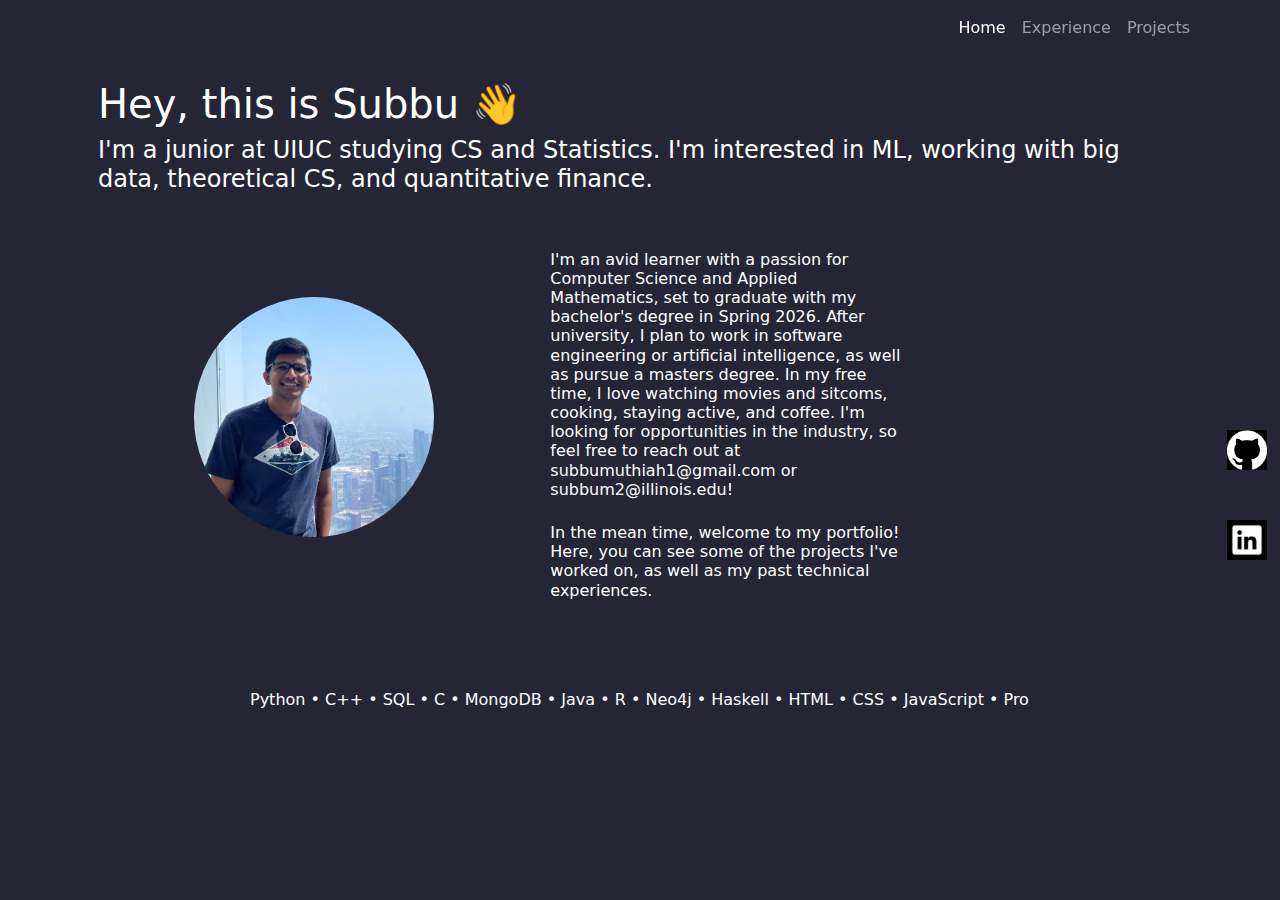
<file: index.html>
<!DOCTYPE html>
<html lang="en">

<head>
    <meta charset="utf-8" />
    <meta name="viewport" content="width=device-width, initial-scale=1">
    <title>Subbu Muthiah &#x1F468;&#x200D;&#x1F4BB;</title>
    <link rel="icon" type="image/png" href="chess1.png" />
    <link href="https://cdn.jsdelivr.net/npm/bootstrap@5.0.2/dist/css/bootstrap.min.css" rel="stylesheet">
    <script src="https://cdn.jsdelivr.net/npm/bootstrap@5.0.2/dist/js/bootstrap.bundle.min.js"></script>
    <link href="style.css" rel="stylesheet" />
    <script src="script.js"></script>
</head>


<body>
    <header class="py-2">
        <nav class="navbar fixed-top navbar-expand-lg navbar-dark bg-transparent">
            <div class="container">
                <a class="navbar-brand" href="index.html"></a>
                <div class="collapse navbar-collapse" id="navbarSupportedContent">
                    <ul class="navbar-nav ms-auto mb-2 mb-lg-0">
                        <li class="nav-item"><a class="nav-link active" aria-current="page" href="index.html">Home</a></li>
                        <li class="nav-item"><a class="nav-link" href="experience.html">Experience</a></li>
                        <li class="nav-item"><a class="nav-link" href="projects.html">Projects</a></li>
                    </ul>
                </div>
            </div>
        </nav>
    </header>

    <div class="container text-left my-5">

        <!-- ROW 1: HEADER TEXT (FULL WIDTH) -->
        <div class="row p-3">
          <div class="col-12 text-white">
            <h1>Hey, this is Subbu &#128075</h1>
            <h4>
              I'm a junior at UIUC studying CS and Statistics. I'm interested in ML,
              working with big data, theoretical CS, and quantitative finance.
            </h4>
          </div>
        </div>
      
        <!-- ROW 2: BIO TEXT + IMAGE -->
        <div class="row align-items-center p-3">
      
          <!-- ROW 2: IMAGE + BIO TEXT -->
<div class="row align-items-center p-3">

    <!-- LEFT: IMAGE + ICONS -->
    <div class="col-md-5 text-center">
        <img src="Subbu.jpeg" alt="Chess image" class="rounded-circle mb-4" style="width: 240px; height: 240px; object-fit: cover;">
  
      <div class="row justify-content-center gx-3">
        <div class="col-auto">
          <a href="https://www.linkedin.com/in/Subbu-Muthiah/" target="_blank">
            <img class="img-fluid icon-img in-icon" src="icons/in.png" alt="LinkedIn">
          </a>
        </div>
        <div class="col-auto">
          <a href="https://github.com/SubbuM123" target="_blank">
            <img class="img-fluid icon-img github-icon" src="icons/github.png" alt="GitHub">
          </a>
        </div>
      </div>
    </div>
  
    <!-- RIGHT: BIG PARAGRAPH -->
    <div class="col-md-7 text-white bio-text">
      <h6>
        I'm an avid learner with a passion for Computer Science and Applied Mathematics, set to 
        graduate with my bachelor's degree in Spring 2026. After university, I plan to work in 
        software engineering or artificial intelligence, as well as pursue a masters degree.
        In my free time, I love watching movies and sitcoms, cooking, staying active, and coffee.
        I'm looking for opportunities in the industry, so feel free to reach out at
        subbumuthiah1@gmail.com or subbum2@illinois.edu!
      </h6>
  
      <h6 class="mt-4">
        In the mean time, welcome to my portfolio! Here, you can see some of the projects I've worked
        on, as well as my past technical experiences.
      </h6>
    </div>
  
  </div>
      
        </div>
      </div>
      
      

    <p></p>

    <div class="scroll-wrapper">
        <div class="scroll-track">
          <span class="scroll-content">
            Python • C++ • SQL • C • MongoDB • Java • R • Neo4j • Haskell • HTML • CSS • JavaScript • Prolog • AWS • Docker • Git • Snowflake • Databricks • Pytorch • Pandas • Scikit-Learn • Flask • React •
            Python • C++ • SQL • C • MongoDB • Java • R • Neo4j • Haskell • HTML • CSS • JavaScript • Prolog • AWS • Docker • Git • Snowflake • Databricks • Pytorch • Pandas • Scikit-Learn • Flask • React •
          </span>
        </div>
      </div>      
 
    
</body>
</html>
</file>
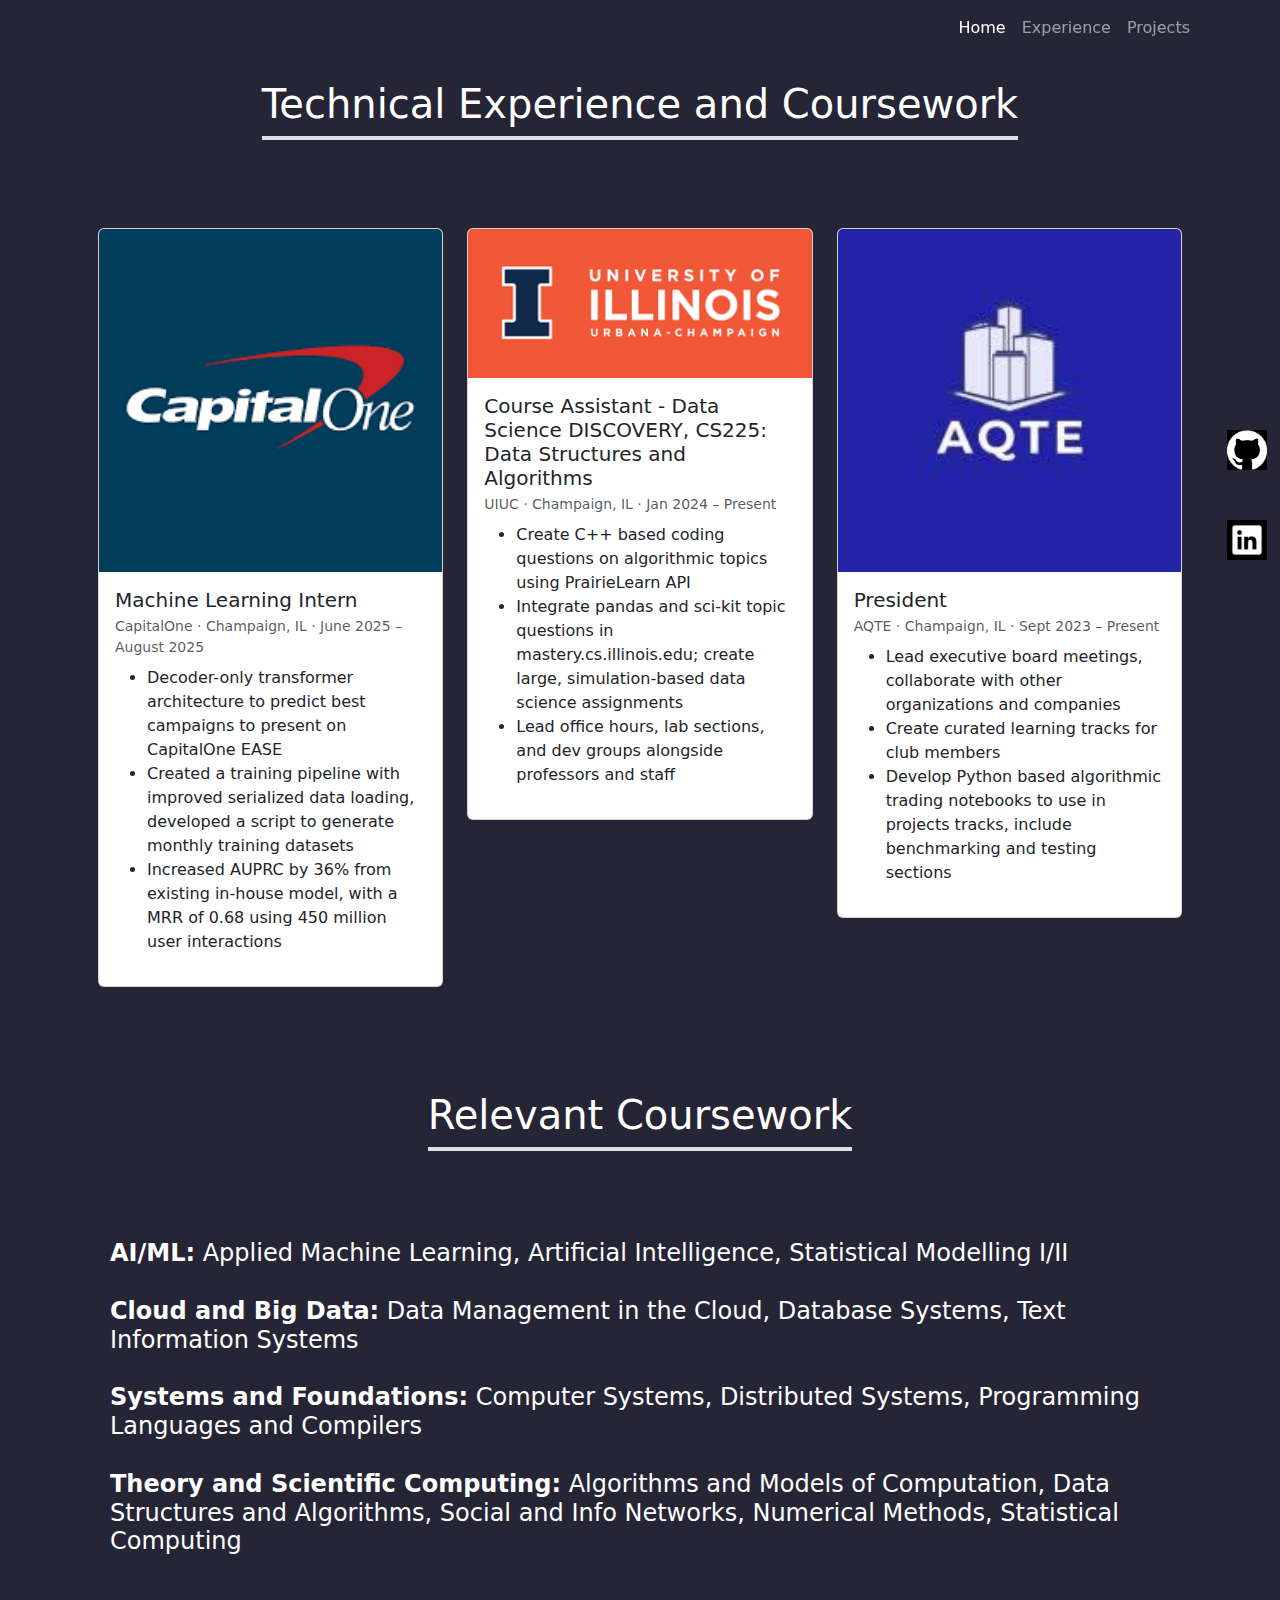
<file: experience.html>
<!DOCTYPE html>
<html lang="en">

<head>
    <meta charset="utf-8" />
    <meta name="viewport" content="width=device-width, initial-scale=1">
    <title>Hello</title>
    <link rel="icon" type="image/png" href="chess1.png" />
    <link href="https://cdn.jsdelivr.net/npm/bootstrap@5.0.2/dist/css/bootstrap.min.css" rel="stylesheet">
    <script src="https://cdn.jsdelivr.net/npm/bootstrap@5.0.2/dist/js/bootstrap.bundle.min.js"></script>
    <link href="https://cdn.jsdelivr.net/npm/bootstrap-icons@1.11.1/font/bootstrap-icons.css" rel="stylesheet">
    <link href="style.css" rel="stylesheet" />
    <script src="script.js"></script>
</head>

<body>
    <header class="py-2">
        <nav class="navbar fixed-top navbar-expand-lg navbar-dark bg-transparent">
            <div class="container">
                <a class="navbar-brand" href="index.html"></a>
                <div class="collapse navbar-collapse" id="navbarSupportedContent">
                    <ul class="navbar-nav ms-auto mb-2 mb-lg-0">
                        <li class="nav-item"><a class="nav-link active" aria-current="page" href="index.html">Home</a></li>
                        <li class="nav-item"><a class="nav-link" href="experience.html">Experience</a></li>
                        <li class="nav-item"><a class="nav-link" href="projects.html">Projects</a></li>
                    </ul>
                </div>
            </div>
        </nav>
    </header>
    <div class="container text-left my-5">

        <div class="row p-3">
            <div class="col-12 text-white text-center">
                <h1 class="d-inline-block border-bottom border-4 pb-2">
                    Technical Experience and Coursework
                </h1>
            </div>
        </div>
    </div>

    <div class="container text-left my-5">
        <div class="row p-3">
            <!-- First Row -->
            <div class="col-lg-4 col-md-6 mb-4">
                <div class="card custom-card">
                    <img src="cards/c-1.png" class="card-img-top" alt="Experience 1">
                    <div class="card-body">
                        <h5 class="card-title mb-1">Machine Learning Intern</h5>
                        <small class="text-muted d-block mb-2">CapitalOne · Champaign, IL · June 2025 – August 2025</small>
                        <ul>
                            <li> Decoder-only transformer architecture to predict best campaigns to present on CapitalOne EASE </li>
                            <li>Created a training pipeline with improved serialized data loading, developed a script to generate monthly training datasets </li>
                            <li> Increased AUPRC by 36% from existing in-house model, with a MRR of 0.68 using 450 million user interactions </li>
                        </ul>
                    </div>
                </div>
            </div>

            <div class="col-lg-4 col-md-6 mb-4">
                <div class="card custom-card">
                    <img src="cards/uiuc-cs-3.png" class="card-img-top" alt="Experience 2">
                    <div class="card-body">
                        <h5 class="card-title mb-1">Course Assistant - Data Science DISCOVERY, CS225: Data Structures and Algorithms</h5>
                        <small class="text-muted d-block mb-2">UIUC · Champaign, IL · Jan 2024 – Present</small>
                        <ul>
                            <li> Create C++ based coding questions on algorithmic topics using PrairieLearn API </li>
                            <li>Integrate pandas and sci-kit topic questions in mastery.cs.illinois.edu; create large, simulation-based data science assignments </li>
                            <li> Lead office hours, lab sections, and dev groups alongside professors and staff </li>
                        </ul>
                    </div>
                </div>
            </div>

            <div class="col-lg-4 col-md-6 mb-4">
                <div class="card custom-card">
                    <img src="cards/aqte-uiuc.jpg" class="card-img-top" alt="Experience 3">
                    <div class="card-body">
                        <h5 class="card-title mb-1">President</h5>
                        <small class="text-muted d-block mb-2">AQTE · Champaign, IL · Sept 2023 – Present</small>
                        <ul>
                            <li> Lead executive board meetings, collaborate with other organizations and companies </li>
                            <li> Create curated learning tracks for club members </li>
                            <li> Develop Python based algorithmic trading notebooks to use in projects tracks, include benchmarking and testing sections </li>
                        </ul>
                    </div>
                </div>
            </div>

            
        </div>
        <div class="container text-left my-5">

            <div class="row p-3">
                <div class="col-12 text-white text-center">
                    <h1 class="d-inline-block border-bottom border-4 pb-2">
                        Relevant Coursework
                    </h1>
                </div>
            </div>
        </div>
        <div class="container text-left my-5">
            <div class="row p-3">
              <div class="col-12 text-white">
                <h4>
                <span class="fw-bold">AI/ML:</span> <span class="fw-light">Applied Machine Learning, Artificial Intelligence, Statistical Modelling I/II</span><br><br>
                <span class="fw-bold">Cloud and Big Data:</span> <span class="fw-light">Data Management in the Cloud, Database Systems, Text Information Systems</span><br><br>
                <span class="fw-bold">Systems and Foundations:</span> <span class="fw-light">Computer Systems, Distributed Systems, Programming Languages and  Compilers</span><br><br>
                <span class="fw-bold">Theory and Scientific Computing:</span> <span class="fw-light">Algorithms and Models of Computation, Data Structures and Algorithms, Social and Info Networks, Numerical Methods, Statistical Computing</span><br><br>
                </h4>
              </div>
            </div>
        </div>
    <!-- <div class="container text-left my-5">
        <div class="row p-3">
            <div class="col-sm-15 text-white">

                <!-- <h1>Hey, this is Subbu &#128075</h1>
                <h4>I'm a junior at UIUC studying CS and Statistics. I'm interested ML,
                     working with big data, theoretical CS, and quantitative finance.</h2> -->
                <!-- <h1>Technical Experience: <br><br></h1>
                <div class="card-header d-flex justify-content-between ps-0">
                    <h4>Machine Learning Intern <h4>
                    <h4>June 2025 - August 2025</h4>
                </div>
                <h5> CapitalOne </h6>
                <ul>
                    <li> Decoder-only transformer architecture to predict best campaigns to present on CapitalOne EASE </li>
                    <li>Created a training pipeline with improved serialized data loading, developed a script to generate monthly training datasets </li>
                    <li> Increased AUPRC by 36% from existing in-house model, with a MRR of 0.68 using 450 million user interactions </li>
                </ul>
                <br>
                <div class="card-header d-flex justify-content-between ps-0">
                    <h4>Course Assistant <h4>
                    <h4>Jan 2024 - Present </h4>
                </div>
                <h5> Data Science DISCOVERY, CS225: Data Structures and Algorithms </h6>
                <ul>
                    <li> Create C++ based coding questions on algorithmic topics using PrairieLearn API </li>
                    <li>Integrate pandas and sci-kit topic questions in mastery.cs.illinois.edu; create large, simulation-based data science assignments </li>
                    <li> Lead office hours, lab sections, and dev groups alongside professors and staff </li>
                </ul>
                <div class="card-header d-flex justify-content-between ps-0">
                    <h4>President <h4>
                    <h4>September 2023 - Present </h4>
                </div>
                <h5> Association for Quantitative Trading Education </h6>
                <ul>
                    <li> Lead executive board meetings, collaborate with other organizations and companies </li>
                    <li> Create curated learning tracks for club members </li>
                    <li> Develop Python based algorithmic trading notebooks to use in projects tracks, include benchmarking and testing sections </li>
                </ul>
                
            </div>
        </div>
    </div> -->
    <div class="col-sm-8">
        <!-- <img class="img-fluid" src="chess5.png" /> -->
        <div class="row p-5 gx-2">
            <div class="col">
                <a href="https://www.linkedin.com/in/subbu-muthiah/" target="_blank"><img class="img-fluid icon-img in-icon"
                        src="icons/in.png" /></a>
            </div>
            <div class="col">
                <a href="https://github.com/SubbuM123" target="_blank"><img class="img-fluid icon-img github-icon"
                        src="icons/github.png" /></a>
            </div>
            <!-- <div class="col">
                <a href="@gmail.com"><img class="img-fluid" src="home/icon_email.png" /></a>
            </div> -->
        </div>
    </div>  -->

    <div class="scroll-indicator">
        <i class="bi bi-chevron-down"></i>
    </div>

</body>
</html>
</file>
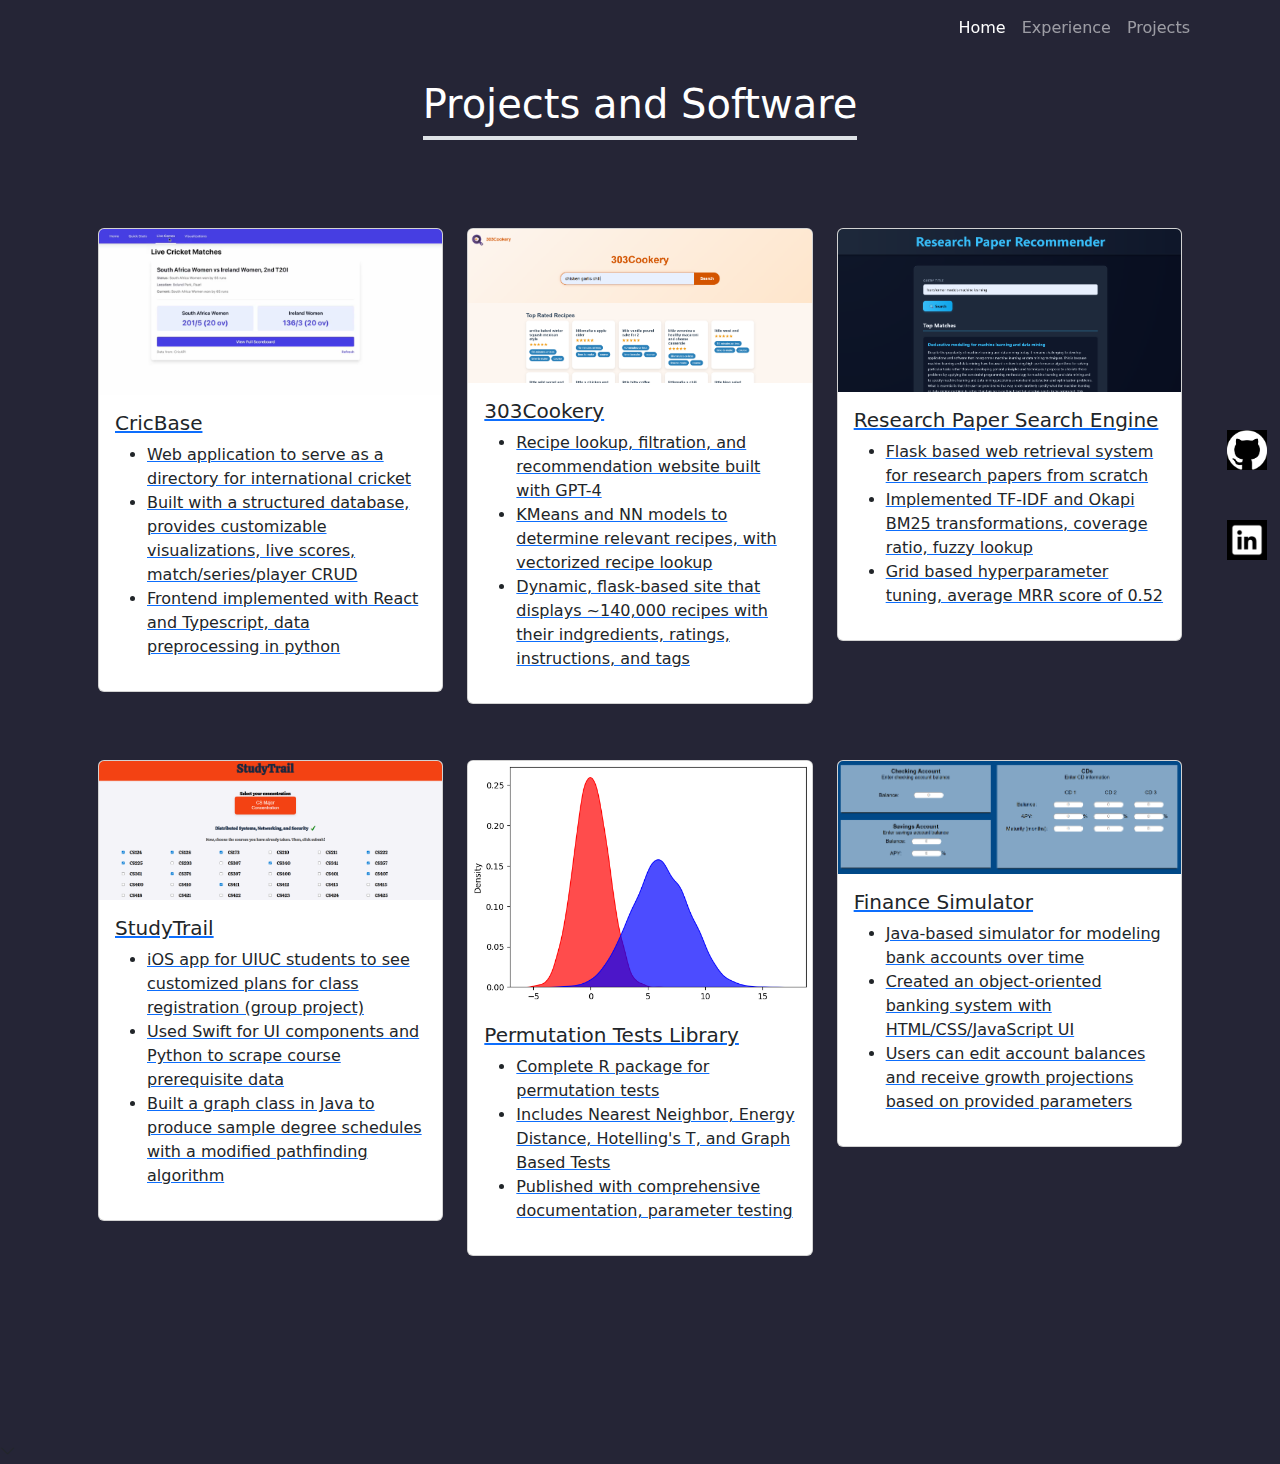
<file: projects.html>
<!DOCTYPE html>
<html lang="en">

<head>
    <meta charset="utf-8" />
    <meta name="viewport" content="width=device-width, initial-scale=1">
    <title>Hello</title>
    <link rel="icon" type="image/png" href="chess1.png" />
    <link href="https://cdn.jsdelivr.net/npm/bootstrap@5.0.2/dist/css/bootstrap.min.css" rel="stylesheet">
    <script src="https://cdn.jsdelivr.net/npm/bootstrap@5.0.2/dist/js/bootstrap.bundle.min.js"></script>
    <link href="https://cdn.jsdelivr.net/npm/bootstrap-icons@1.11.1/font/bootstrap-icons.css" rel="stylesheet">
    <link href="style.css" rel="stylesheet" />
    <script src="script.js"></script>
</head>

<body>
    <header class="py-2">
        <nav class="navbar fixed-top navbar-expand-lg navbar-dark bg-transparent">
            <div class="container">
                <a class="navbar-brand" href="index.html"></a>
                <div class="collapse navbar-collapse" id="navbarSupportedContent">
                    <ul class="navbar-nav ms-auto mb-2 mb-lg-0">
                        <li class="nav-item"><a class="nav-link active" aria-current="page" href="index.html">Home</a></li>
                        <li class="nav-item"><a class="nav-link" href="experience.html">Experience</a></li>
                        <li class="nav-item"><a class="nav-link" href="projects.html">Projects</a></li>
                    </ul>
                </div>
            </div>
        </nav>
    </header>

    <div class="container text-left my-5">

        <div class="row p-3">
            <div class="col-12 text-white text-center">
                <h1 class="d-inline-block border-bottom border-4 pb-2">
                    Projects and Software
                </h1>
            </div>
        </div>
    </div>

    <div class="container text-left my-5">
        <div class="row p-3">
            <!-- First Row -->
            <div class="col-lg-4 col-md-6 mb-4">
                <a href="https://github.com/SubbuM123/CricBase" target="_blank" class="card-link">
                    <div class="card custom-card">
                        <img src="cards/cric-base.png" class="card-img-top" alt="Project 1">
                        <div class="card-body">
                            <h5 class="card-title">CricBase</h5>
                            <ul>
                                <li>Web application to serve as a directory for international cricket</li>
                                <li>Built with a structured database, provides customizable visualizations, live scores, match/series/player CRUD</li>
                                <li>Frontend implemented with React and Typescript, data preprocessing in python</li>
                            </ul>
                        </div>
                    </div>
                </a>
            </div>

            <div class="col-lg-4 col-md-6 mb-4">
                <a href="https://github.com/SubbuM123/303Cookery" target="_blank" class="card-link">
                    <div class="card custom-card">
                        <img src="cards/303-cookery.png" class="card-img-top" alt="Project 2">
                        <div class="card-body">
                            <h5 class="card-title">303Cookery</h5>
                            <ul>
                                <li>Recipe lookup, filtration, and recommendation website built with GPT-4</li>
                                <li>KMeans and NN models to determine relevant recipes, with vectorized recipe lookup </li>
                                <li>Dynamic, flask-based site that displays ~140,000 recipes with their indgredients, ratings, instructions, and tags</li>
                            </ul>
                        </div>
                    </div>
                </a>
            </div>

            <div class="col-lg-4 col-md-6 mb-4">
                <a href="https://github.com" target="_blank" class="card-link">
                    <div class="card custom-card">
                        <img src="cards/ret-sys.png" class="card-img-top" alt="Project 3">
                        <div class="card-body">
                            <h5 class="card-title">Research Paper Search Engine</h5>
                            <ul>
                                <li>Flask based web retrieval system for research papers from scratch</li>
                                <li>Implemented TF-IDF and Okapi BM25 transformations, coverage ratio, fuzzy lookup</li>
                                <li>Grid based hyperparameter tuning, average MRR score of 0.52</li>
                            </ul>
                        </div>
                    </div>
                </a>
            </div>

            
        </div>

        <!-- Second Row -->
        <div class="row p-3">
            <div class="col-lg-4 col-md-6 mb-4">
                <a href="https://github.com" target="_blank" class="card-link">
                    <div class="card custom-card">
                        <img src="cards/study-trail.png" class="card-img-top" alt="Project 4">
                        <div class="card-body">
                            <h5 class="card-title">StudyTrail</h5>
                            <ul>
                                <li>iOS app for UIUC students to see customized plans for class registration (group project)</li>
                                <li>Used Swift for UI components and Python to scrape course prerequisite data</li>
                                <li>Built a graph class in Java to produce sample degree schedules with a modified pathfinding algorithm</li>
                            </ul>
                        </div>
                    </div>
                </a>
            </div>

            <div class="col-lg-4 col-md-6 mb-4">
                <a href="https://github.com/SubbuM123/PermutationTests" target="_blank" class="card-link">
                    <div class="card custom-card">
                        <img src="cards/r-pack.png" class="card-img-top" alt="Project 5">
                        <div class="card-body">
                            <h5 class="card-title">Permutation Tests Library</h5>
                            <ul>
                                <li>Complete R package for permutation tests</li>
                                <li>Includes Nearest Neighbor, Energy Distance, Hotelling's T, and Graph Based Tests</li>
                                <li>Published with comprehensive documentation, parameter testing</li>
                            </ul>
                        </div>
                    </div>
                </a>
            </div>

            <div class="col-lg-4 col-md-6 mb-4">
                <a href="https://github.com/SubbuM123/Java-Finance-Simulator" target="_blank" class="card-link">
                    <div class="card custom-card">
                        <img src="cards/bank-sim.png" class="card-img-top" alt="Project 6">
                        <div class="card-body">
                            <h5 class="card-title">Finance Simulator</h5>
                            <ul>
                                <li>Java-based simulator for modeling bank accounts over time</li>
                                <li>Created an object-oriented banking system with HTML/CSS/JavaScript UI</li>
                                <li>Users can edit account balances and receive growth projections based on provided parameters</li>
                            </ul>
                        </div>
                    </div>
                </a>
            </div>
        </div>
    </div>

    <div class="col-sm-8">
        <!-- <img class="img-fluid" src="chess5.png" /> -->
        <div class="row p-5 gx-2">
            <div class="col">
                <a href="https://www.linkedin.com/in/subbu-muthiah/" target="_blank"><img class="img-fluid icon-img in-icon"
                        src="icons/in.png" /></a>
            </div>
            <div class="col">
                <a href="https://github.com/SubbuM123" target="_blank"><img class="img-fluid icon-img github-icon"
                        src="icons/github.png" /></a>
            </div>
        </div>
    </div> 

    <div class="scroll-indicator">
        <i class="bi bi-chevron-down"></i>
    </div>
    

</body>
</html>
</file>
<file: style.css>
body {
    /* background-image: url("chess5.png"); */
    background-color: #252536;
    background-attachment: fixed;
   }

img {
    display: block;
    margin-left: auto;
    margin-right: auto;
    width: 55%;
}

.center {
    padding: 70px 0;
}

.navbar-scrolled {
    background: #0e4b4f !important;
    transition: background 200ms linear;
}

.bio-text {
    width: calc(100% - 700px);
}


/* Homepage Animation */
.scroll-wrapper {
    overflow: hidden;
    width: calc(100% - 500px); /* trims 50px from both sides */
    margin: 0 auto;            /* centers the marquee */
    }
    
.scroll-track {
    display: flex;
    flex-wrap: nowrap;
    white-space: nowrap;
    animation: scroll-left 20s linear infinite;
}

.scroll-content {
    flex: 0 0 auto;
    padding-right: 2rem; /* spacing between loops */
    color: white;
}

@keyframes scroll-left {
    0%   { transform: translateX(100%); }
    100% { transform: translateX(-100%); }
}

@media (max-width: 576px) {
    .scroll-wrapper {
        width: calc(100% - 40px); /* trims 20px each side */
    }
}

/* Icons */
.icon-img {
    width: 40px;
    height: 40px;
}

.github-icon {
    position: fixed;
    right: 1%;
    top: 50%;
    transform: translateY(-50%);
    z-index: 1000;
  }

.in-icon {
    position: fixed;
    right: 1%;
    top: 60%;
    transform: translateY(-50%);
    z-index: 1000;
  }

  .email-icon {
    position: fixed;
    right: 1%;
    top: 40%;
    transform: translateY(-50%);
    z-index: 1000;
  }
</file>
